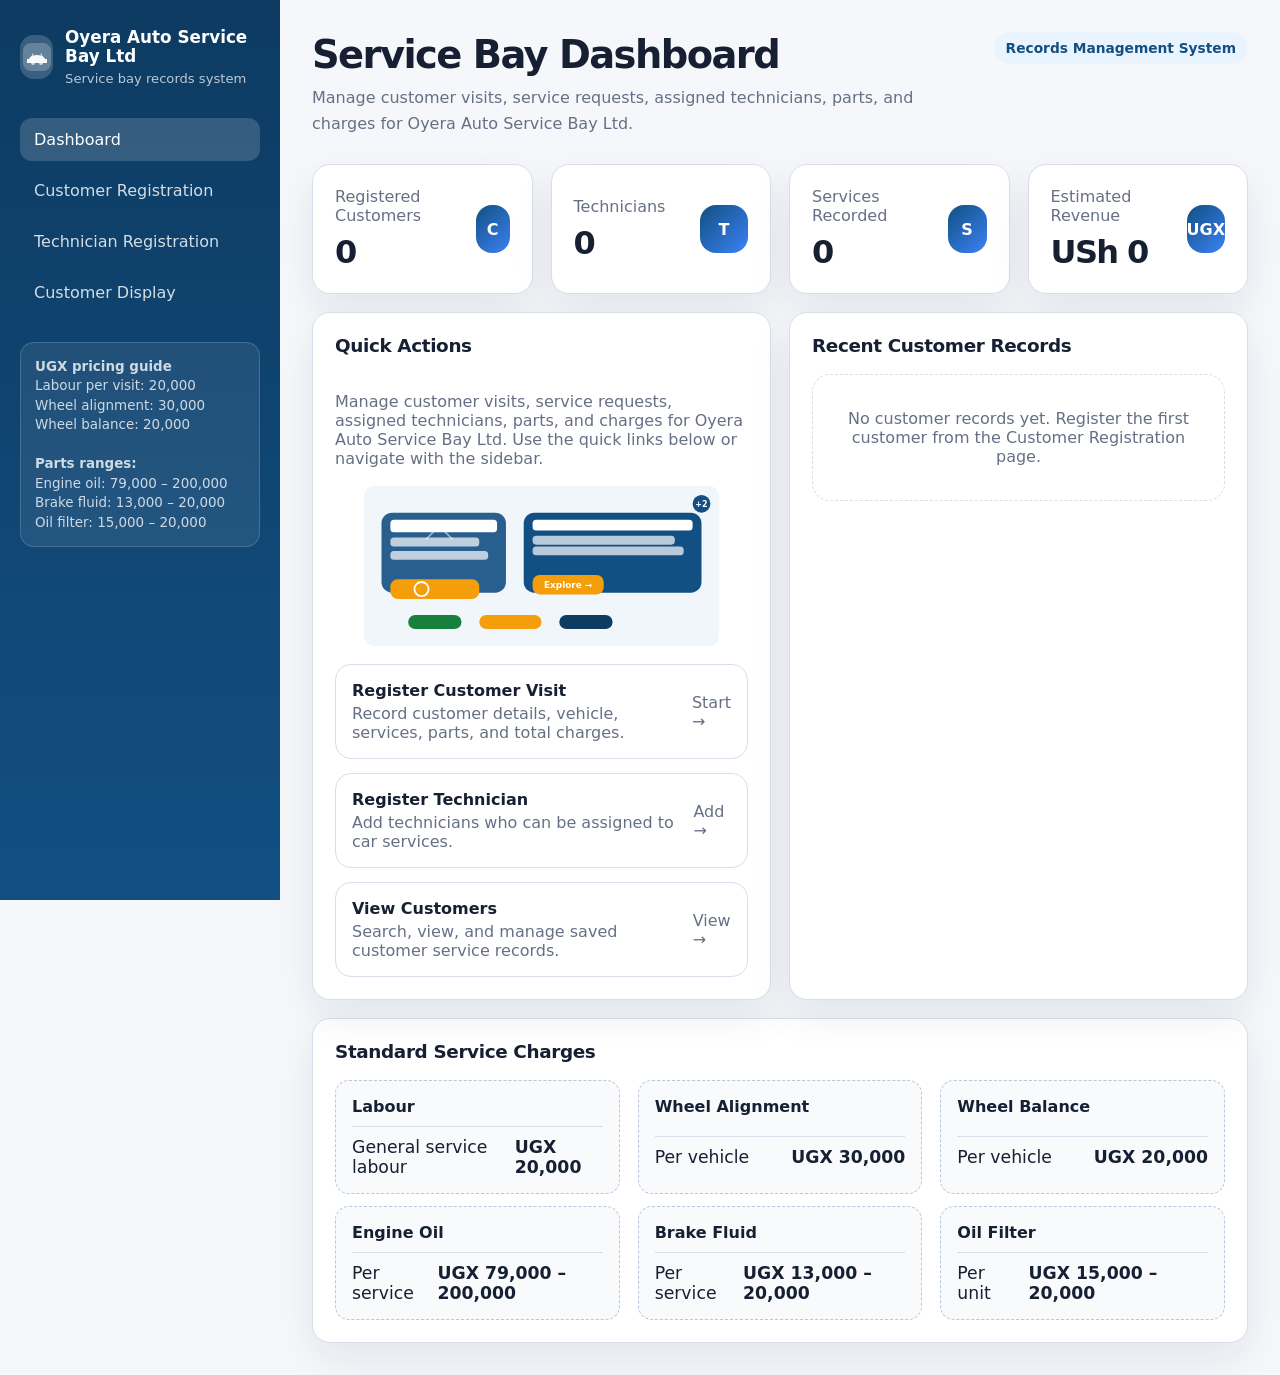
<file: index.html>
<!DOCTYPE html>
<html lang="en">
<head>
  <meta charset="UTF-8">
  <meta name="viewport" content="width=device-width, initial-scale=1.0">
  <title>OAS Bay - Service Records</title>
  <link rel="stylesheet" href="styles.css">
</head>
<body>
  <div class="page">
    <aside class="sidebar">
      <div class="brand">
        <div class="brand-mark">
          <svg width="28" height="28" viewBox="0 0 28 28" fill="none" xmlns="http://www.w3.org/2000/svg">
            <rect width="28" height="28" rx="8" fill="rgba(255,255,255,0.22)"/>
            <path d="M6 16 C6 16 7 12 14 12 C21 12 22 16 22 16 L24 16 L24 20 L4 20 L4 16 Z" fill="#fff" opacity="0.95"/>
            <circle cx="10" cy="20" r="2" fill="rgba(255,255,255,0.7)"/>
            <circle cx="18" cy="20" r="2" fill="rgba(255,255,255,0.7)"/>
            <path d="M8 16 L10 11 M18 11 L20 16" stroke="rgba(255,255,255,0.7)" stroke-width="1.2" stroke-linecap="round"/>
          </svg>
        </div>
        <div>
          <h1>Oyera Auto Service Bay Ltd</h1>
          <p>Service bay records system</p>
        </div>
      </div>
      <nav class="nav" aria-label="Main navigation">
        <a href="index.html" class="active">Dashboard</a>
        <a href="customer-registration.html">Customer Registration</a>
        <a href="technician-registration.html">Technician Registration</a>
        <a href="customer-display.html">Customer Display</a>
      </nav>
      <div class="sidebar-footer">
        <strong>UGX pricing guide</strong><br>
        Labour per visit: 20,000<br>
        Wheel alignment: 30,000<br>
        Wheel balance: 20,000<br><br>
        <strong>Parts ranges:</strong><br>
        Engine oil: 79,000 – 200,000<br>
        Brake fluid: 13,000 – 20,000<br>
        Oil filter: 15,000 – 20,000
      </div>
    </aside>

    <main class="main">
      <header class="topbar">
        <div>
          <h2>Service Bay Dashboard</h2>
          <p>Manage customer visits, service requests, assigned technicians, parts, and charges for Oyera Auto Service Bay Ltd.</p>
        </div>
        <span class="badge">Records Management System</span>
      </header>

      <section class="grid four" aria-label="Summary statistics">
        <article class="card stat">
          <div>
            <span>Registered Customers</span>
            <strong id="customerCount">0</strong>
          </div>
          <div class="stat-icon">C</div>
        </article>
        <article class="card stat">
          <div>
            <span>Technicians</span>
            <strong id="technicianCount">0</strong>
          </div>
          <div class="stat-icon">T</div>
        </article>
        <article class="card stat">
          <div>
            <span>Services Recorded</span>
            <strong id="serviceCount">0</strong>
          </div>
          <div class="stat-icon">S</div>
        </article>
        <article class="card stat">
          <div>
            <span>Estimated Revenue</span>
            <strong id="revenueCount">UGX 0</strong>
          </div>
          <div class="stat-icon">UGX</div>
        </article>
      </section>

      <section class="grid two" style="margin-top: 18px;">
        <article class="card" style="display: flex; flex-direction: column; gap: 18px;">
          <div class="card-title">
            <h3>Quick Actions</h3>
          </div>
          <p style="color: var(--muted); margin: 0;">Manage customer visits, service requests, assigned technicians, parts, and charges for Oyera Auto Service Bay Ltd. Use the quick links below or navigate with the sidebar.</p>
          <svg viewBox="0 0 400 180" xmlns="http://www.w3.org/2000/svg" style="width: 100%; height: 160px; border-radius: 12px;">
            <rect width="400" height="180" rx="12" fill="#f1f6fb"/>
            <rect x="20" y="30" width="140" height="90" rx="12" fill="var(--primary)" opacity="0.9"/>
            <rect x="30" y="38" width="120" height="14" rx="4" fill="#fff"/>
            <rect x="30" y="58" width="100" height="10" rx="4" fill="rgba(255,255,255,0.7)"/>
            <rect x="30" y="73" width="110" height="10" rx="4" fill="rgba(255,255,255,0.7)"/>
            <rect x="30" y="105" width="100" height="22" rx="8" fill="var(--accent)"/>
            <circle cx="65" cy="116" r="8" fill="none" stroke="#fff" stroke-width="2"/>
            <path d="M70 60 l15 -15 l15 15" fill="none" stroke="rgba(255,255,255,0.5)" stroke-width="2"/>
            <rect x="180" y="30" width="200" height="90" rx="12" fill="var(--primary)"/>
            <rect x="190" y="38" width="180" height="12" rx="4" fill="#fff"/>
            <rect x="190" y="56" width="160" height="10" rx="4" fill="rgba(255,255,255,0.7)"/>
            <rect x="190" y="68" width="170" height="10" rx="4" fill="rgba(255,255,255,0.7)"/>
            <rect x="190" y="100" width="80" height="22" rx="8" fill="var(--accent)"/>
            <text x="230" y="115" text-anchor="middle" fill="#fff" font-size="10" font-weight="700">Explore →</text>
            <rect x="50" y="145" width="60" height="16" rx="8" fill="var(--success)"/>
            <rect x="130" y="145" width="70" height="16" rx="8" fill="var(--accent)"/>
            <rect x="220" y="145" width="60" height="16" rx="8" fill="var(--primary-dark)"/>
            <circle cx="380" cy="20" r="10" fill="var(--primary)"/>
            <text x="380" y="24" text-anchor="middle" fill="#fff" font-size="9" font-weight="700">+2</text>
          </svg>
          <div class="quick-links">
            <a class="quick-link" href="customer-registration.html">
              <div>
                <strong>Register Customer Visit</strong>
                <span>Record customer details, vehicle, services, parts, and total charges.</span>
              </div>
              <span>Start →</span>
            </a>
            <a class="quick-link" href="technician-registration.html">
              <div>
                <strong>Register Technician</strong>
                <span>Add technicians who can be assigned to car services.</span>
              </div>
              <span>Add →</span>
            </a>
            <a class="quick-link" href="customer-display.html">
              <div>
                <strong>View Customers</strong>
                <span>Search, view, and manage saved customer service records.</span>
              </div>
              <span>View →</span>
            </a>
          </div>
        </article>

        <article class="card">
          <div class="card-title">
            <h3>Recent Customer Records</h3>
          </div>
          <div id="recentCustomers" class="recent-list"></div>
        </article>
      </section>

      <section class="card" style="margin-top: 18px;">
        <div class="card-title">
          <h3>Standard Service Charges</h3>
        </div>
        <div class="grid three">
          <div class="price-box">
            <strong>Labour</strong>
            <span class="price-row total"><span>General service labour</span><strong>UGX 20,000</strong></span>
          </div>
          <div class="price-box">
            <strong>Wheel Alignment</strong>
            <span class="price-row total"><span>Per vehicle</span><strong>UGX 30,000</strong></span>
          </div>
          <div class="price-box">
            <strong>Wheel Balance</strong>
            <span class="price-row total"><span>Per vehicle</span><strong>UGX 20,000</strong></span>
          </div>
        </div>
        <div class="grid three" style="margin-top: 12px;">
          <div class="price-box">
            <strong>Engine Oil</strong>
            <span class="price-row total"><span>Per service</span><strong>UGX 79,000 – 200,000</strong></span>
          </div>
          <div class="price-box">
            <strong>Brake Fluid</strong>
            <span class="price-row total"><span>Per service</span><strong>UGX 13,000 – 20,000</strong></span>
          </div>
          <div class="price-box">
            <strong>Oil Filter</strong>
            <span class="price-row total"><span>Per unit</span><strong>UGX 15,000 – 20,000</strong></span>
          </div>
        </div>
      </section>
    </main>
  </div>

  <script src="app.js" defer></script>
</body>
</html>
</file>
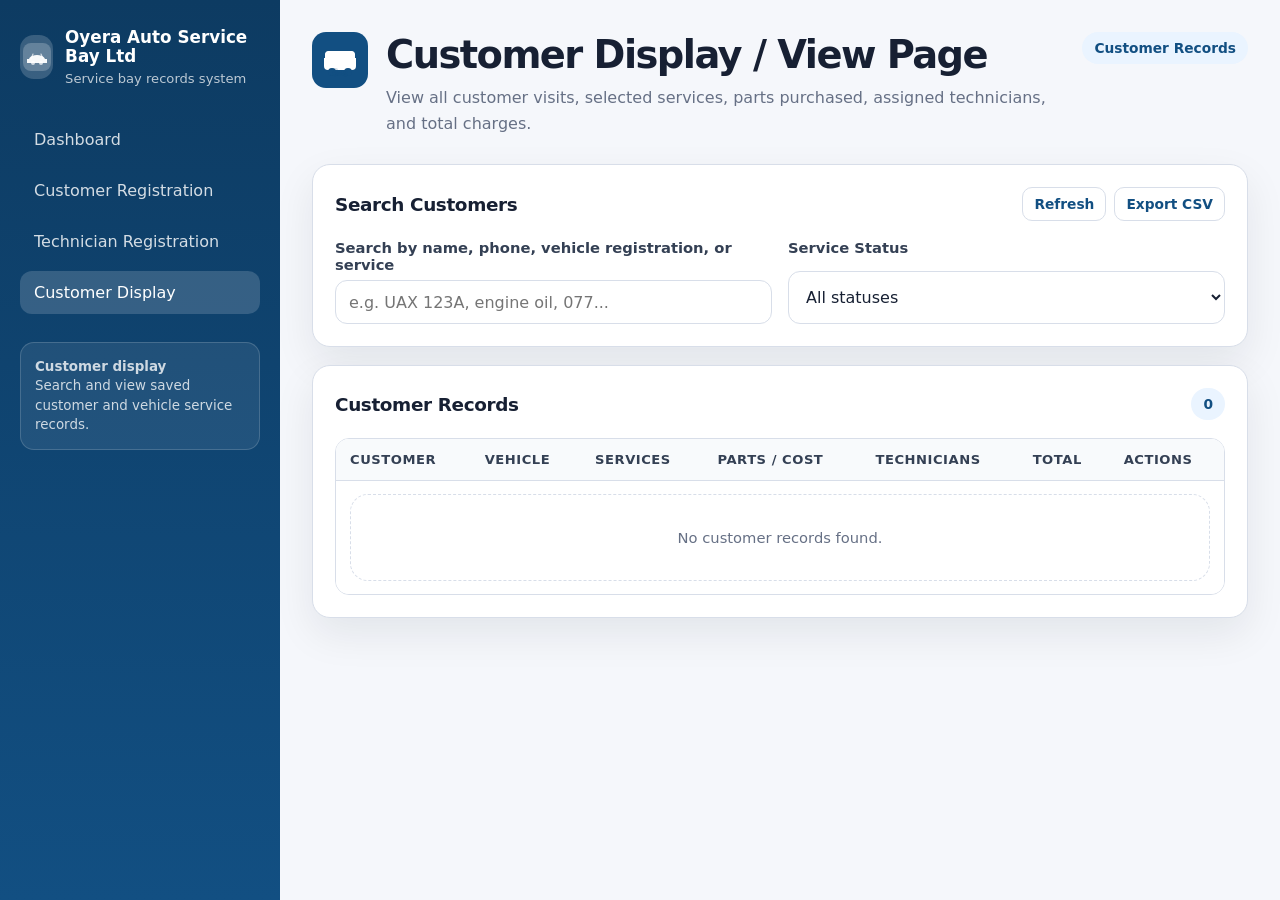
<file: customer-display.html>
<!DOCTYPE html>
<html lang="en">
<head>
  <meta charset="UTF-8">
  <meta name="viewport" content="width=device-width, initial-scale=1.0">
  <title>Customer Display - OAS Bay</title>
  <link rel="stylesheet" href="styles.css">
</head>
<body>
  <div class="page">
    <aside class="sidebar">
      <div class="brand">
        <div class="brand-mark">
          <svg width="28" height="28" viewBox="0 0 28 28" fill="none" xmlns="http://www.w3.org/2000/svg">
            <rect width="28" height="28" rx="8" fill="rgba(255,255,255,0.22)"/>
            <path d="M6 16 C6 16 7 12 14 12 C21 12 22 16 22 16 L24 16 L24 20 L4 20 L4 16 Z" fill="#fff" opacity="0.95"/>
            <circle cx="10" cy="20" r="2" fill="rgba(255,255,255,0.7)"/>
            <circle cx="18" cy="20" r="2" fill="rgba(255,255,255,0.7)"/>
            <path d="M8 16 L10 11 M18 11 L20 16" stroke="rgba(255,255,255,0.7)" stroke-width="1.2" stroke-linecap="round"/>
          </svg>
        </div>
        <div>
          <h1>Oyera Auto Service Bay Ltd</h1>
          <p>Service bay records system</p>
        </div>
      </div>
      <nav class="nav" aria-label="Main navigation">
        <a href="index.html">Dashboard</a>
        <a href="customer-registration.html">Customer Registration</a>
        <a href="technician-registration.html">Technician Registration</a>
        <a href="customer-display.html" class="active">Customer Display</a>
      </nav>
      <div class="sidebar-footer">
        <strong>Customer display</strong><br>
        Search and view saved customer and vehicle service records.
      </div>
    </aside>

    <main class="main">
      <header class="topbar">
        <div style="display: flex; gap: 18px; align-items: flex-start;">
          <svg width="56" height="56" viewBox="0 0 56 56" fill="none" xmlns="http://www.w3.org/2000/svg" style="flex-shrink: 0;">
            <rect width="56" height="56" rx="14" fill="var(--primary)"/>
            <rect x="12" y="18" width="32" height="20" rx="4" fill="#fff"/>
            <circle cx="20" cy="40" r="4" fill="var(--primary)"/>
            <circle cx="36" cy="40" r="4" fill="var(--primary)"/>
            <path d="M12 26 L12 22 C12 20 14 18 16 18 L40 18 C42 18 44 20 44 22 L44 26" stroke="var(--primary)" stroke-width="2"/>
            <rect x="18" y="36" width="8" height="8" rx="2" fill="var(--primary)" opacity="0.2"/>
            <text x="28" y="44" text-anchor="middle" fill="var(--primary)" font-size="7" font-weight="800">OAS</text>
          </svg>
          <div>
            <h2>Customer Display / View Page</h2>
            <p>View all customer visits, selected services, parts purchased, assigned technicians, and total charges.</p>
          </div>
        </div>
        <span class="badge">Customer Records</span>
      </header>

      <section class="card">
        <div class="card-title">
          <h3>Search Customers</h3>
          <div class="actions">
            <button id="refreshBtn" class="btn secondary small" type="button">Refresh</button>
            <button id="exportBtn" class="btn secondary small" type="button">Export CSV</button>
          </div>
        </div>

        <div class="form-grid">
          <div class="field">
            <label for="searchInput">Search by name, phone, vehicle registration, or service</label>
            <input id="searchInput" type="search" placeholder="e.g. UAX 123A, engine oil, 077...">
          </div>
          <div class="field">
            <label for="statusFilter">Service Status</label>
            <select id="statusFilter">
              <option value="">All statuses</option>
              <option value="Received">Received</option>
              <option value="In service bay">In service bay</option>
              <option value="Completed">Completed</option>
            </select>
          </div>
        </div>
      </section>

      <section class="card" style="margin-top: 18px;">
        <div class="card-title">
          <h3>Customer Records</h3>
          <span id="displayCount" class="badge">0</span>
        </div>

        <div class="table-wrap">
          <table>
            <thead>
              <tr>
                <th>Customer</th>
                <th>Vehicle</th>
                <th>Services</th>
                <th>Parts / Cost</th>
                <th>Technicians</th>
                <th>Total</th>
                <th>Actions</th>
              </tr>
            </thead>
            <tbody id="customerTable"></tbody>
          </table>
        </div>
      </section>
    </main>
  </div>

  <div id="detailModal" class="modal-backdrop" role="dialog" aria-modal="true" aria-labelledby="modalTitle">
    <div class="modal">
      <header>
        <h3 id="modalTitle">Customer Details</h3>
        <button class="close" type="button" data-close-modal aria-label="Close modal">×</button>
      </header>
      <div id="modalBody" class="modal-body"></div>
    </div>
  </div>

  <script src="app.js" defer></script>
  <script>
    document.addEventListener('DOMContentLoaded', () => {
      const table = document.getElementById('customerTable');
      const count = document.getElementById('displayCount');
      const searchInput = document.getElementById('searchInput');
      const statusFilter = document.getElementById('statusFilter');
      const refreshBtn = document.getElementById('refreshBtn');
      const exportBtn = document.getElementById('exportBtn');
      const modal = document.getElementById('detailModal');
      const modalBody = document.getElementById('modalBody');

      function getFilteredCustomers() {
        const query = searchInput.value.trim().toLowerCase();
        const status = statusFilter.value;
        const customers = readStorage(OAS_STORAGE.customers);

        return customers.filter((customer) => {
          const haystack = [
            customer.customerName,
            customer.phone,
            customer.email,
            customer.address,
            customer.vehicleReg,
            customer.make,
            customer.model,
            customer.color,
            customer.servicesLabel,
            customer.partsNeeded,
            customer.status
          ].join(' ').toLowerCase();

          return haystack.includes(query) && (!status || customer.status === status);
        });
      }

      function renderCustomers() {
        const customers = getFilteredCustomers();
        count.textContent = customers.length;
        table.innerHTML = '';

        if (customers.length === 0) {
          table.innerHTML = '<tr><td colspan="7"><div class="empty">No customer records found.</div></td></tr>';
          return;
        }

        customers.forEach((customer) => {
          const row = document.createElement('tr');
          row.innerHTML = `
            <td>
              <strong>${escapeHtml(customer.customerName)}</strong><br>
              <span>${escapeHtml(customer.phone)}</span><br>
              <span>${escapeHtml(customer.customerId)}</span>
            </td>
            <td>
              ${escapeHtml(customer.vehicleReg)}<br>
              <span>${escapeHtml(customer.make)} ${escapeHtml(customer.model)} • ${escapeHtml(customer.color)}</span>
            </td>
            <td>${escapeHtml(customer.servicesLabel)}</td>
            <td>
              ${escapeHtml(customer.partsNeeded || 'No parts listed')}<br>
              <span>${formatCurrency(customer.partsCost)}</span>
            </td>
            <td>${escapeHtml(customer.technicianNames) || 'Not assigned'}</td>
            <td><strong>${formatCurrency(customer.total)}</strong></td>
            <td>
              <div class="actions">
                <button class="btn secondary small" data-view="${escapeHtml(customer.id)}">View</button>
                <button class="btn danger small" data-delete="${escapeHtml(customer.id)}">Delete</button>
              </div>
            </td>
          `;
          table.appendChild(row);
        });
      }

      function openModal(customer) {
        modalBody.innerHTML = `
          <div class="detail-grid">
            <div class="detail"><span>Customer ID</span><strong>${escapeHtml(customer.customerId)}</strong></div>
            <div class="detail"><span>Registration Date</span><strong>${escapeHtml(formatDate(customer.createdAt))}</strong></div>
            <div class="detail"><span>Customer Name</span><strong>${escapeHtml(customer.customerName)}</strong></div>
            <div class="detail"><span>Phone</span><strong>${escapeHtml(customer.phone)}</strong></div>
            <div class="detail"><span>Email</span><strong>${escapeHtml(customer.email || 'Not provided')}</strong></div>
            <div class="detail"><span>Address</span><strong>${escapeHtml(customer.address || 'Not provided')}</strong></div>
            <div class="detail"><span>Vehicle Registration</span><strong>${escapeHtml(customer.vehicleReg)}</strong></div>
            <div class="detail"><span>Vehicle</span><strong>${escapeHtml(customer.make)} ${escapeHtml(customer.model)} • ${escapeHtml(customer.color)}</strong></div>
            <div class="detail"><span>VIN / Chassis</span><strong>${escapeHtml(customer.vin || 'Not provided')}</strong></div>
            <div class="detail"><span>Status</span><strong>${escapeHtml(customer.status)}</strong></div>
            <div class="detail"><span>Services</span><strong>${escapeHtml(customer.servicesLabel)}</strong></div>
            <div class="detail"><span>Assigned Technicians</span><strong>${escapeHtml(customer.technicianNames || 'Not assigned')}</strong></div>
            <div class="detail full"><span>Parts Needed</span><strong>${escapeHtml(customer.partsNeeded || 'No parts listed')}</strong></div>
            <div class="detail"><span>Labour Charge</span><strong>${formatCurrency(customer.labour)}</strong></div>
            <div class="detail"><span>Alignment Charge</span><strong>${formatCurrency(customer.alignment)}</strong></div>
            <div class="detail"><span>Balance Charge</span><strong>${formatCurrency(customer.balance)}</strong></div>
            <div class="detail"><span>Parts Cost</span><strong>${formatCurrency(customer.partsCost)}</strong></div>
            <div class="detail"><span>Total Charged</span><strong>${formatCurrency(customer.total)}</strong></div>
            <div class="detail full"><span>Notes</span><strong>${escapeHtml(customer.notes || 'No notes')}</strong></div>
          </div>
        `;
        modal.classList.add('open');
      }

      function closeModal() {
        modal.classList.remove('open');
      }

      function exportCsv() {
        const customers = getFilteredCustomers();
        if (customers.length === 0) {
          showToast('No customer records to export.');
          return;
        }

        const headers = [
          'Customer ID',
          'Customer Name',
          'Phone',
          'Vehicle Registration',
          'Vehicle',
          'Services',
          'Parts Needed',
          'Parts Cost',
          'Labour',
          'Alignment',
          'Balance',
          'Total',
          'Technicians',
          'Status',
          'Created At'
        ];

        const rows = customers.map((customer) => [
          customer.customerId,
          customer.customerName,
          customer.phone,
          customer.vehicleReg,
          `${customer.make} ${customer.model} ${customer.color}`,
          customer.servicesLabel,
          customer.partsNeeded,
          customer.partsCost,
          customer.labour,
          customer.alignment,
          customer.balance,
          customer.total,
          customer.technicianNames,
          customer.status,
          customer.createdAt
        ]);

        const csv = [headers, ...rows].map((row) => row.map((cell) => `"${String(cell || '').replaceAll('"', '""')}"`).join(',')).join('\n');
        const blob = new Blob([csv], { type: 'text/csv;charset=utf-8;' });
        const url = URL.createObjectURL(blob);
        const link = document.createElement('a');
        link.href = url;
        link.download = `oas-bay-customers-${new Date().toISOString().slice(0, 10)}.csv`;
        link.click();
        URL.revokeObjectURL(url);
      }

      searchInput.addEventListener('input', renderCustomers);
      statusFilter.addEventListener('change', renderCustomers);
      refreshBtn.addEventListener('click', renderCustomers);
      exportBtn.addEventListener('click', exportCsv);

      table.addEventListener('click', (event) => {
        const viewButton = event.target.closest('[data-view]');
        const deleteButton = event.target.closest('[data-delete]');

        if (viewButton) {
          const customer = readStorage(OAS_STORAGE.customers).find((item) => item.id === viewButton.dataset.view);
          if (customer) openModal(customer);
        }

        if (deleteButton) {
          const confirmed = confirm('Delete this customer record?');
          if (!confirmed) return;

          const customers = readStorage(OAS_STORAGE.customers).filter((customer) => customer.id !== deleteButton.dataset.delete);
          writeStorage(OAS_STORAGE.customers, customers);
          updateStats();
          renderCustomers();
          showToast('Customer record deleted.');
        }
      });

      modal.addEventListener('click', (event) => {
        if (event.target === modal || event.target.closest('[data-close-modal]')) {
          closeModal();
        }
      });

      document.addEventListener('keydown', (event) => {
        if (event.key === 'Escape') closeModal();
      });

      renderCustomers();
    });
  </script>
</body>
</html>
</file>
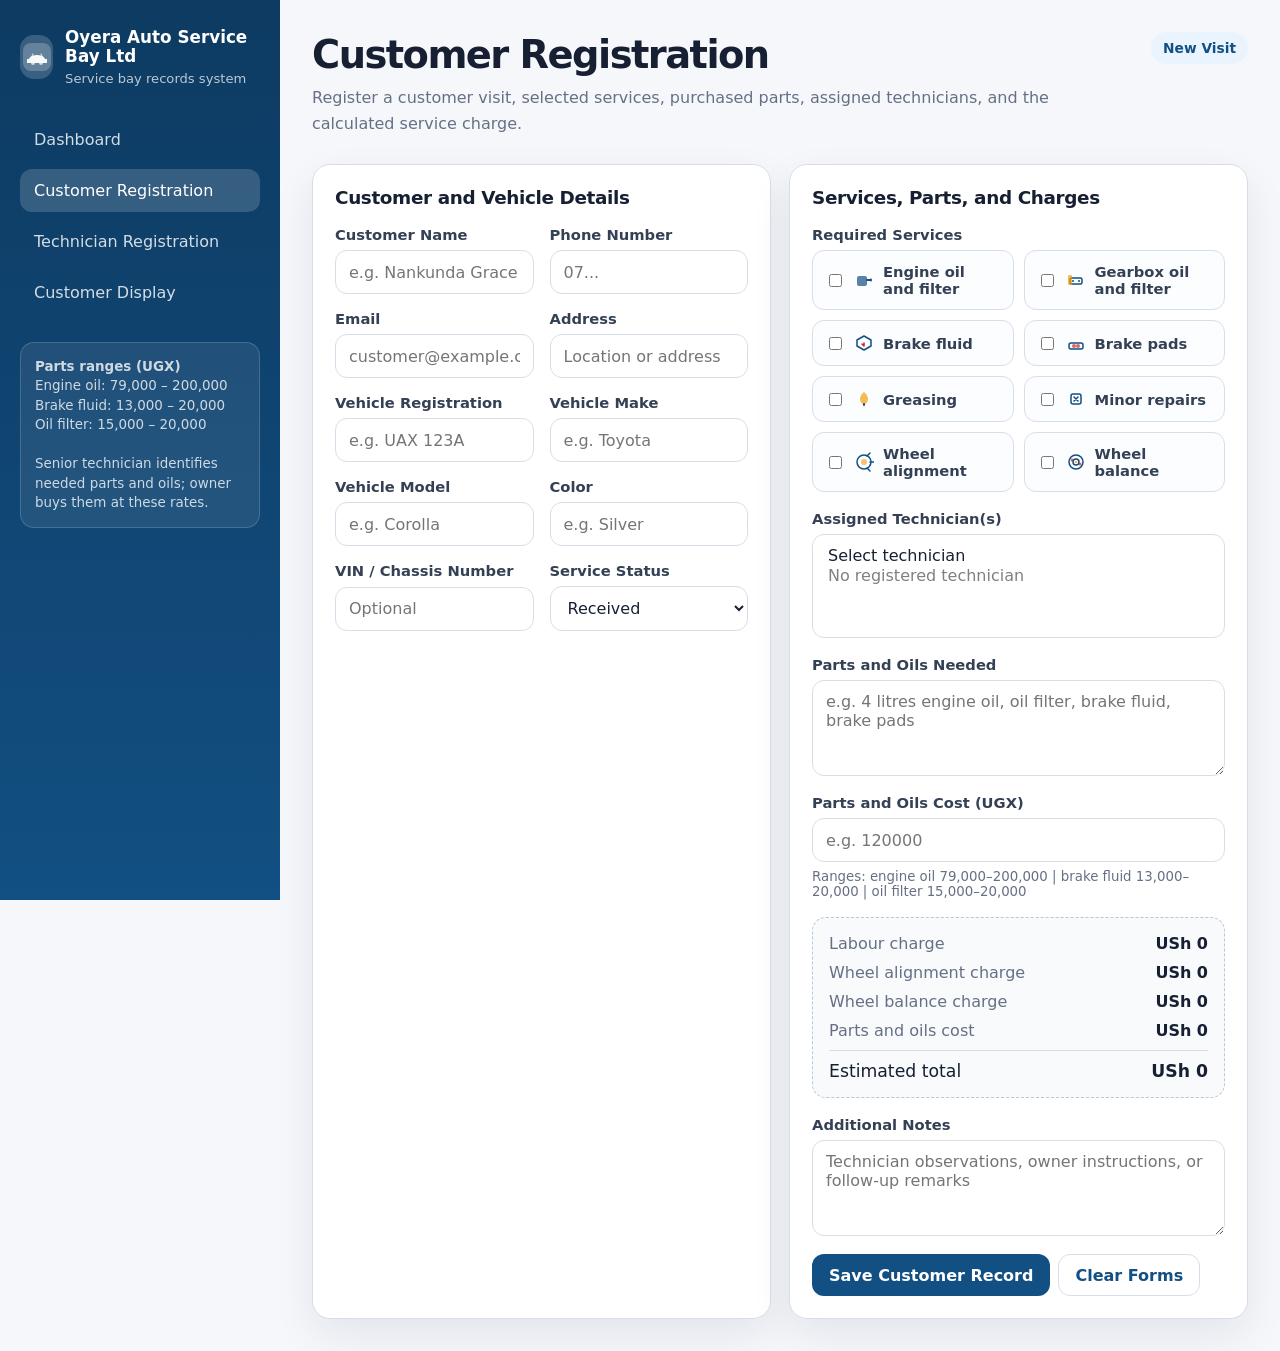
<file: customer-registration.html>
<!DOCTYPE html>
<html lang="en">
<head>
  <meta charset="UTF-8">
  <meta name="viewport" content="width=device-width, initial-scale=1.0">
  <title>Customer Registration - OAS Bay</title>
  <link rel="stylesheet" href="styles.css">
</head>
<body>
  <div class="page">
    <aside class="sidebar">
      <div class="brand">
        <div class="brand-mark">
          <svg width="28" height="28" viewBox="0 0 28 28" fill="none" xmlns="http://www.w3.org/2000/svg">
            <rect width="28" height="28" rx="8" fill="rgba(255,255,255,0.22)"/>
            <path d="M6 16 C6 16 7 12 14 12 C21 12 22 16 22 16 L24 16 L24 20 L4 20 L4 16 Z" fill="#fff" opacity="0.95"/>
            <circle cx="10" cy="20" r="2" fill="rgba(255,255,255,0.7)"/>
            <circle cx="18" cy="20" r="2" fill="rgba(255,255,255,0.7)"/>
            <path d="M8 16 L10 11 M18 11 L20 16" stroke="rgba(255,255,255,0.7)" stroke-width="1.2" stroke-linecap="round"/>
          </svg>
        </div>
        <div>
          <h1>Oyera Auto Service Bay Ltd</h1>
          <p>Service bay records system</p>
        </div>
      </div>
      <nav class="nav" aria-label="Main navigation">
        <a href="index.html">Dashboard</a>
        <a href="customer-registration.html" class="active">Customer Registration</a>
        <a href="technician-registration.html">Technician Registration</a>
        <a href="customer-display.html">Customer Display</a>
      </nav>
      <div class="sidebar-footer">
        <strong>Parts ranges (UGX)</strong><br>
        Engine oil: 79,000 – 200,000<br>
        Brake fluid: 13,000 – 20,000<br>
        Oil filter: 15,000 – 20,000<br><br>
        Senior technician identifies needed parts and oils; owner buys them at these rates.
      </div>
    </aside>

    <main class="main">
      <header class="topbar">
        <div>
          <h2>Customer Registration</h2>
          <p>Register a customer visit, selected services, purchased parts, assigned technicians, and the calculated service charge.</p>
        </div>
        <span class="badge">New Visit</span>
      </header>

      <section class="grid two">
        <article class="card">
          <div class="card-title">
            <h3>Customer and Vehicle Details</h3>
          </div>

          <div id="notice" class="notice" role="status"></div>

          <form id="customerForm" class="form">
            <div class="form-grid">
              <div class="field">
                <label for="customerName">Customer Name</label>
                <input id="customerName" name="customerName" type="text" required placeholder="e.g. Nankunda Grace">
              </div>
              <div class="field">
                <label for="phone">Phone Number</label>
                <input id="phone" name="phone" type="tel" required placeholder="07...">
              </div>
              <div class="field">
                <label for="email">Email</label>
                <input id="email" name="email" type="email" placeholder="customer@example.com">
              </div>
              <div class="field">
                <label for="address">Address</label>
                <input id="address" name="address" type="text" placeholder="Location or address">
              </div>
              <div class="field">
                <label for="vehicleReg">Vehicle Registration</label>
                <input id="vehicleReg" name="vehicleReg" type="text" required placeholder="e.g. UAX 123A">
              </div>
              <div class="field">
                <label for="make">Vehicle Make</label>
                <input id="make" name="make" type="text" required placeholder="e.g. Toyota">
              </div>
              <div class="field">
                <label for="model">Vehicle Model</label>
                <input id="model" name="model" type="text" required placeholder="e.g. Corolla">
              </div>
              <div class="field">
                <label for="color">Color</label>
                <input id="color" name="color" type="text" placeholder="e.g. Silver">
              </div>
              <div class="field">
                <label for="vin">VIN / Chassis Number</label>
                <input id="vin" name="vin" type="text" placeholder="Optional">
              </div>
              <div class="field">
                <label for="status">Service Status</label>
                <select id="status" name="status" required>
                  <option value="Received">Received</option>
                  <option value="In service bay">In service bay</option>
                  <option value="Completed">Completed</option>
                </select>
              </div>
            </div>
          </form>
        </article>

        <article class="card">
          <div class="card-title">
            <h3>Services, Parts, and Charges</h3>
          </div>

          <form id="serviceForm" class="form">
            <div class="field">
              <label>Required Services</label>
              <div class="checkbox-grid">
                <label class="check-option"><input type="checkbox" name="services" value="engine_oil_filter"><svg width="20" height="20" viewBox="0 0 20 20" fill="none" xmlns="http://www.w3.org/2000/svg"><rect x="3" y="6" width="10" height="10" rx="2" fill="var(--primary)" opacity="0.7"/><path d="M13 10 L17 10" stroke="var(--primary)" stroke-width="2" stroke-linecap="round"/><rect x="16" y="8" width="2" height="4" rx="1" fill="var(--primary)" opacity="0.4"/></svg><span>Engine oil and filter</span></label>
                <label class="check-option"><input type="checkbox" name="services" value="gearbox_oil_filter"><svg width="20" height="20" viewBox="0 0 20 20" fill="none" xmlns="http://www.w3.org/2000/svg"><rect x="4" y="8" width="12" height="6" rx="1.5" stroke="var(--primary)" stroke-width="1.5"/><circle cx="7" cy="11" r="1" fill="var(--primary)"/><circle cx="13" cy="11" r="1" fill="var(--primary)"/><rect x="2" y="5" width="4" height="10" rx="1" fill="var(--accent)" opacity="0.7"/></svg><span>Gearbox oil and filter</span></label>
                <label class="check-option"><input type="checkbox" name="services" value="brake_fluid"><svg width="20" height="20" viewBox="0 0 20 20" fill="none" xmlns="http://www.w3.org/2000/svg"><path d="M10 3 L17 7 V13 L10 17 L3 13 V7 Z" stroke="var(--primary)" stroke-width="1.5" stroke-linejoin="round"/><path d="M10 10 L10 13 M10 13 L8 11" stroke="var(--danger)" stroke-width="1.5" stroke-linecap="round"/></svg><span>Brake fluid</span></label>
                <label class="check-option"><input type="checkbox" name="services" value="brake_pads"><svg width="20" height="20" viewBox="0 0 20 20" fill="none" xmlns="http://www.w3.org/2000/svg"><rect x="3" y="10" width="14" height="6" rx="2" stroke="var(--primary)" stroke-width="1.5"/><circle cx="8" cy="13" r="2" fill="var(--danger)" opacity="0.7"/><circle cx="12" cy="13" r="2" fill="var(--danger)" opacity="0.7"/></svg><span>Brake pads</span></label>
                <label class="check-option"><input type="checkbox" name="services" value="greasing"><svg width="20" height="20" viewBox="0 0 20 20" fill="none" xmlns="http://www.w3.org/2000/svg"><path d="M10 3 C10 3 14 6 14 10 C14 13 12 15 10 15 C8 15 6 13 6 10 C6 6 10 3 10 3 Z" fill="var(--accent)" opacity="0.7"/><rect x="9" y="14" width="2" height="3" rx="1" fill="var(--primary)"/></svg><span>Greasing</span></label>
                <label class="check-option"><input type="checkbox" name="services" value="minor_repairs"><svg width="20" height="20" viewBox="0 0 20 20" fill="none" xmlns="http://www.w3.org/2000/svg"><rect x="5" y="5" width="10" height="10" rx="2" stroke="var(--primary)" stroke-width="1.5"/><path d="M8 8 L12 12 M12 8 L8 12" stroke="var(--primary)" stroke-width="1.5" stroke-linecap="round"/></svg><span>Minor repairs</span></label>
                <label class="check-option"><input type="checkbox" name="services" value="wheel_alignment"><svg width="20" height="20" viewBox="0 0 20 20" fill="none" xmlns="http://www.w3.org/2000/svg"><circle cx="10" cy="10" r="7" stroke="var(--primary)" stroke-width="1.5"/><circle cx="10" cy="10" r="3" fill="var(--accent)" opacity="0.6"/><path d="M13 4 L16 1 M16 10 L20 10 M13 16 L16 19" stroke="var(--primary)" stroke-width="1.5" stroke-linecap="round"/></svg><span>Wheel alignment</span></label>
                <label class="check-option"><input type="checkbox" name="services" value="wheel_balance"><svg width="20" height="20" viewBox="0 0 20 20" fill="none" xmlns="http://www.w3.org/2000/svg"><circle cx="10" cy="10" r="7" stroke="var(--primary)" stroke-width="1.5"/><circle cx="10" cy="10" r="3" stroke="var(--primary)" stroke-width="1.5"/><circle cx="10" cy="10" r="1" fill="var(--accent)"/><circle cx="6" cy="8" r="1.5" fill="var(--danger)" opacity="0.7"/><circle cx="14" cy="12" r="1.5" fill="var(--danger)" opacity="0.7"/></svg><span>Wheel balance</span></label>
              </div>
            </div>

            <div class="field">
              <label for="technicianSelect">Assigned Technician(s)</label>
              <select id="technicianSelect" data-technician-select multiple></select>
            </div>

            <div class="field full">
              <label for="partsNeeded">Parts and Oils Needed</label>
              <textarea id="partsNeeded" placeholder="e.g. 4 litres engine oil, oil filter, brake fluid, brake pads"></textarea>
            </div>

            <div class="field">
              <label for="partsCost">Parts and Oils Cost (UGX)</label>
              <input id="partsCost" type="number" min="0" step="1000" placeholder="e.g. 120000">
              <small style="color: var(--muted);">Ranges: engine oil 79,000–200,000 | brake fluid 13,000–20,000 | oil filter 15,000–20,000</small>
            </div>

            <div class="price-box" aria-live="polite">
              <div class="price-row"><span>Labour charge</span><strong id="labourEstimate">UGX 0</strong></div>
              <div class="price-row"><span>Wheel alignment charge</span><strong id="alignmentEstimate">UGX 0</strong></div>
              <div class="price-row"><span>Wheel balance charge</span><strong id="balanceEstimate">UGX 0</strong></div>
              <div class="price-row"><span>Parts and oils cost</span><strong id="partsEstimate">UGX 0</strong></div>
              <div class="price-row total"><span>Estimated total</span><strong id="totalEstimate">UGX 0</strong></div>
            </div>

            <div class="field full">
              <label for="notes">Additional Notes</label>
              <textarea id="notes" placeholder="Technician observations, owner instructions, or follow-up remarks"></textarea>
            </div>

            <div class="actions">
              <button class="btn" type="submit">Save Customer Record</button>
              <button class="btn secondary" type="button" id="resetBtn">Clear Forms</button>
            </div>
          </form>
        </article>
      </section>
    </main>
  </div>

  <script src="app.js" defer></script>
  <script>
    document.addEventListener('DOMContentLoaded', () => {
      const customerForm = document.getElementById('customerForm');
      const serviceForm = document.getElementById('serviceForm');
      const resetBtn = document.getElementById('resetBtn');
      const serviceInputs = document.querySelectorAll('input[name="services"]');
      const partsCost = document.getElementById('partsCost');

      const labourEstimate = document.getElementById('labourEstimate');
      const alignmentEstimate = document.getElementById('alignmentEstimate');
      const balanceEstimate = document.getElementById('balanceEstimate');
      const partsEstimate = document.getElementById('partsEstimate');
      const totalEstimate = document.getElementById('totalEstimate');

      function updateEstimate() {
        const services = getCheckedValues('services');
        const fees = getServiceFees(services);
        const parts = Number(partsCost.value) || 0;
        const total = fees.total + parts;

        labourEstimate.textContent = formatCurrency(fees.labour);
        alignmentEstimate.textContent = formatCurrency(fees.alignment);
        balanceEstimate.textContent = formatCurrency(fees.balance);
        partsEstimate.textContent = formatCurrency(parts);
        totalEstimate.textContent = formatCurrency(total);

        return {
          fees,
          parts,
          total
        };
      }

      serviceInputs.forEach((input) => input.addEventListener('change', updateEstimate));
      partsCost.addEventListener('input', updateEstimate);

      customerForm.addEventListener('submit', (event) => {
        event.preventDefault();
        showToast('Customer details captured. Select services and save the customer record.');
      });

      serviceForm.addEventListener('submit', (event) => {
        event.preventDefault();

        const services = getCheckedValues('services');
        if (services.length === 0) {
          showToast('Select at least one service before saving.');
          return;
        }

        const requiredIds = ['customerName', 'phone', 'vehicleReg', 'make', 'model'];
        const missing = requiredIds.some((id) => !document.getElementById(id).value.trim());
        if (missing) {
          showToast('Complete the required customer and vehicle details first.');
          return;
        }

        const customers = readStorage(OAS_STORAGE.customers);
        const selectedTechnicianIds = Array.from(document.getElementById('technicianSelect').selectedOptions).map((option) => option.value);
        const technicians = readStorage(OAS_STORAGE.technicians);
        const technicianNames = selectedTechnicianIds
          .map((id) => technicians.find((technician) => technician.id === id))
          .filter(Boolean)
          .map((technician) => technician.fullName)
          .join(', ');

        const estimate = updateEstimate();
        const customer = {
          id: makeId('CUST'),
          customerId: `CUS-${customers.length + 1}`.padStart(8, '0'),
          createdAt: new Date().toISOString(),
          customerName: document.getElementById('customerName').value.trim(),
          phone: document.getElementById('phone').value.trim(),
          email: document.getElementById('email').value.trim(),
          address: document.getElementById('address').value.trim(),
          vehicleReg: document.getElementById('vehicleReg').value.trim(),
          make: document.getElementById('make').value.trim(),
          model: document.getElementById('model').value.trim(),
          color: document.getElementById('color').value.trim(),
          vin: document.getElementById('vin').value.trim(),
          status: document.getElementById('status').value,
          services,
          servicesLabel: getServiceLabels(services).join(', '),
          partsNeeded: document.getElementById('partsNeeded').value.trim(),
          partsCost: estimate.parts,
          labour: estimate.fees.labour,
          alignment: estimate.fees.alignment,
          balance: estimate.fees.balance,
          total: estimate.total,
          assignedTechnicians: selectedTechnicianIds,
          technicianNames,
          notes: document.getElementById('notes').value.trim()
        };

        customers.push(customer);
        writeStorage(OAS_STORAGE.customers, customers);
        updateStats();
        renderRecentCustomers();
        showToast('Customer service record saved successfully.');
        customerForm.reset();
        serviceForm.reset();
        updateEstimate();
      });

      resetBtn.addEventListener('click', () => {
        customerForm.reset();
        serviceForm.reset();
        updateEstimate();
      });

      updateEstimate();
    });
  </script>
</body>
</html>
</file>
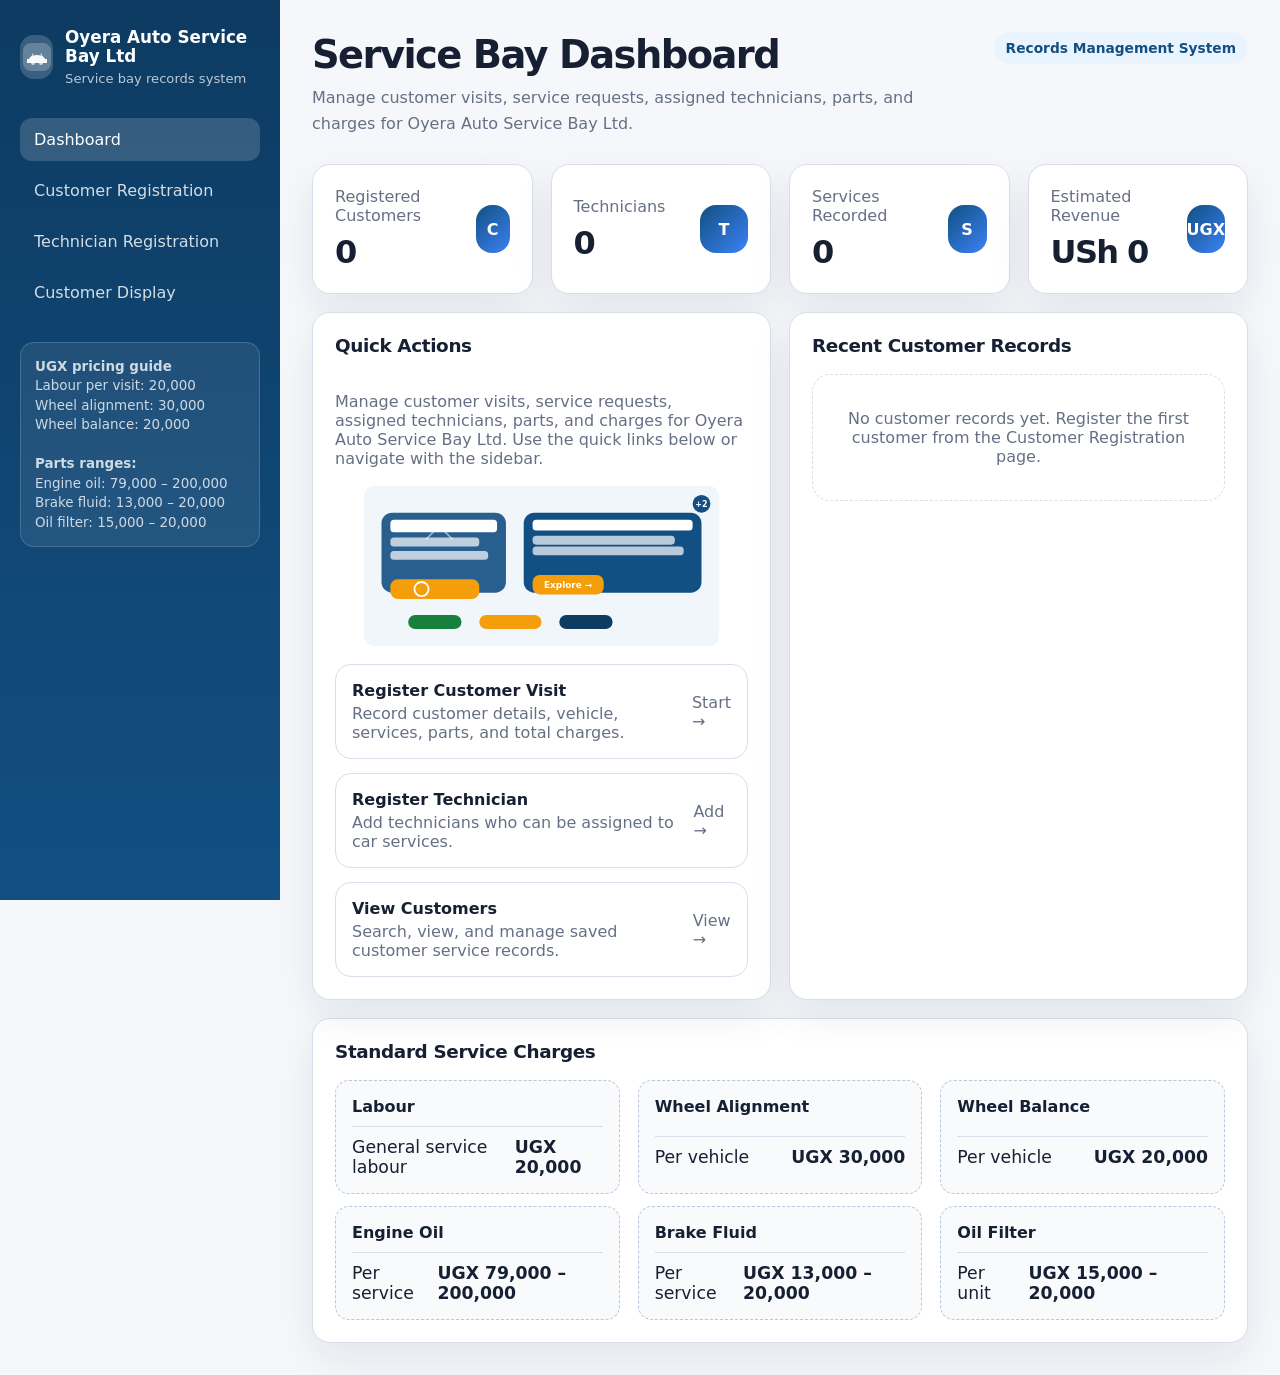
<file: OAS Bay.html>
<!DOCTYPE html>
<html lang="en">
<head>
  <meta charset="UTF-8">
  <meta http-equiv="refresh" content="0; url=index.html">
  <link rel="canonical" href="index.html">
  <title>OAS Bay</title>
</head>
<body>
  <p>Redirecting to <a href="index.html">OAS Bay Service Records</a>.</p>
  <script>
    window.location.href = 'index.html';
  </script>
</body>
</html>
</file>
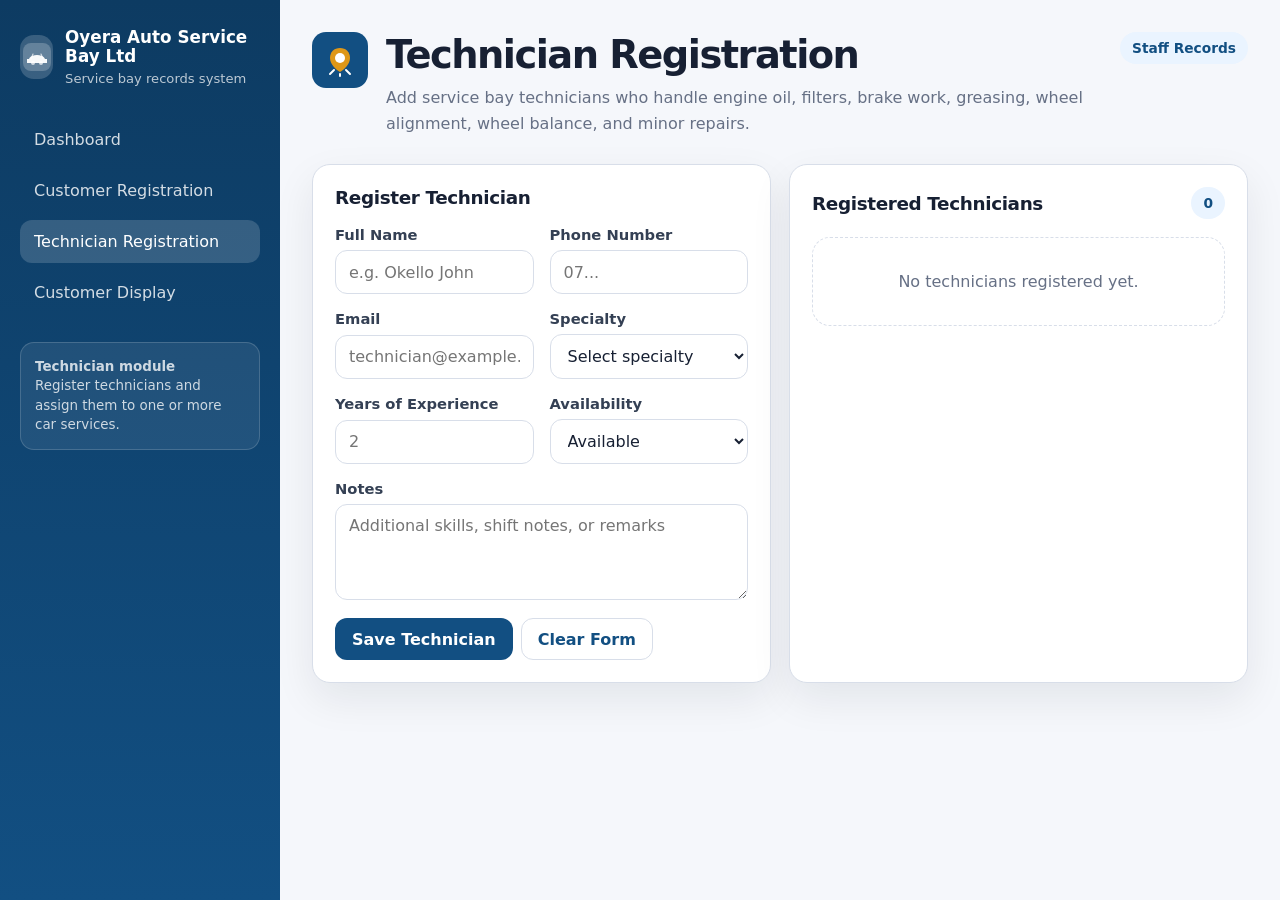
<file: technician-registration.html>
<!DOCTYPE html>
<html lang="en">
<head>
  <meta charset="UTF-8">
  <meta name="viewport" content="width=device-width, initial-scale=1.0">
  <title>Technician Registration - OAS Bay</title>
  <link rel="stylesheet" href="styles.css">
</head>
<body>
  <div class="page">
    <aside class="sidebar">
      <div class="brand">
        <div class="brand-mark">
          <svg width="28" height="28" viewBox="0 0 28 28" fill="none" xmlns="http://www.w3.org/2000/svg">
            <rect width="28" height="28" rx="8" fill="rgba(255,255,255,0.22)"/>
            <path d="M6 16 C6 16 7 12 14 12 C21 12 22 16 22 16 L24 16 L24 20 L4 20 L4 16 Z" fill="#fff" opacity="0.95"/>
            <circle cx="10" cy="20" r="2" fill="rgba(255,255,255,0.7)"/>
            <circle cx="18" cy="20" r="2" fill="rgba(255,255,255,0.7)"/>
            <path d="M8 16 L10 11 M18 11 L20 16" stroke="rgba(255,255,255,0.7)" stroke-width="1.2" stroke-linecap="round"/>
          </svg>
        </div>
        <div>
          <h1>Oyera Auto Service Bay Ltd</h1>
          <p>Service bay records system</p>
        </div>
      </div>
      <nav class="nav" aria-label="Main navigation">
        <a href="index.html">Dashboard</a>
        <a href="customer-registration.html">Customer Registration</a>
        <a href="technician-registration.html" class="active">Technician Registration</a>
        <a href="customer-display.html">Customer Display</a>
      </nav>
      <div class="sidebar-footer">
        <strong>Technician module</strong><br>
        Register technicians and assign them to one or more car services.
      </div>
    </aside>

    <main class="main">
      <header class="topbar">
        <div style="display: flex; gap: 18px; align-items: flex-start;">
          <svg width="56" height="56" viewBox="0 0 56 56" fill="none" xmlns="http://www.w3.org/2000/svg" style="flex-shrink: 0;">
            <rect width="56" height="56" rx="14" fill="var(--primary)"/>
            <path d="M28 16 C22 16 18 20 18 26 C18 32 24 38 28 40 C32 38 38 32 38 26 C38 20 34 16 28 16 Z" fill="var(--accent)" opacity="0.9"/>
            <circle cx="28" cy="26" r="5" fill="#fff"/>
            <path d="M18 42 L22 38 M38 42 L34 38 M28 44 V 42" stroke="#fff" stroke-width="2" stroke-linecap="round"/>
          </svg>
          <div>
            <h2>Technician Registration</h2>
            <p>Add service bay technicians who handle engine oil, filters, brake work, greasing, wheel alignment, wheel balance, and minor repairs.</p>
          </div>
        </div>
        <span class="badge">Staff Records</span>
      </header>

      <section class="grid two">
        <article class="card">
          <div class="card-title">
            <h3>Register Technician</h3>
          </div>

          <div id="notice" class="notice" role="status"></div>

          <form id="technicianForm" class="form">
            <div class="form-grid">
              <div class="field">
                <label for="fullName">Full Name</label>
                <input id="fullName" name="fullName" type="text" required placeholder="e.g. Okello John">
              </div>
              <div class="field">
                <label for="phone">Phone Number</label>
                <input id="phone" name="phone" type="tel" required placeholder="07...">
              </div>
              <div class="field">
                <label for="email">Email</label>
                <input id="email" name="email" type="email" placeholder="technician@example.com">
              </div>
              <div class="field">
                <label for="specialty">Specialty</label>
                <select id="specialty" name="specialty" required>
                  <option value="">Select specialty</option>
                  <option value="Engine oil and filters">Engine oil and filters</option>
                  <option value="Gearbox oil and filters">Gearbox oil and filters</option>
                  <option value="Brake fluids and pads">Brake fluids and pads</option>
                  <option value="Wheel alignment and balance">Wheel alignment and balance</option>
                  <option value="Greasing and minor repairs">Greasing and minor repairs</option>
                  <option value="General service">General service</option>
                </select>
              </div>
              <div class="field">
                <label for="yearsExperience">Years of Experience</label>
                <input id="yearsExperience" name="yearsExperience" type="number" min="0" max="60" placeholder="2">
              </div>
              <div class="field">
                <label for="status">Availability</label>
                <select id="status" name="status" required>
                  <option value="Available">Available</option>
                  <option value="Busy">Busy</option>
                  <option value="Off duty">Off duty</option>
                </select>
              </div>
              <div class="field full">
                <label for="notes">Notes</label>
                <textarea id="notes" name="notes" placeholder="Additional skills, shift notes, or remarks"></textarea>
              </div>
            </div>

            <div class="actions">
              <button class="btn" type="submit">Save Technician</button>
              <button class="btn secondary" type="reset">Clear Form</button>
            </div>
          </form>
        </article>

        <article class="card">
          <div class="card-title">
            <h3>Registered Technicians</h3>
            <span id="technicianListCount" class="badge">0</span>
          </div>
          <div id="technicianList" class="recent-list"></div>
        </article>
      </section>
    </main>
  </div>

  <script src="app.js" defer></script>
  <script>
    document.addEventListener('DOMContentLoaded', () => {
      const form = document.getElementById('technicianForm');
      const list = document.getElementById('technicianList');
      const count = document.getElementById('technicianListCount');

      function renderTechnicians() {
        const technicians = readStorage(OAS_STORAGE.technicians);
        count.textContent = technicians.length;
        list.innerHTML = '';

        if (technicians.length === 0) {
          list.innerHTML = '<div class="empty">No technicians registered yet.</div>';
          return;
        }

        technicians.forEach((technician) => {
          const item = document.createElement('div');
          item.className = 'recent-item';
          item.innerHTML = `
            <strong>${escapeHtml(technician.fullName)}</strong>
            <span>${escapeHtml(technician.phone)} • ${escapeHtml(technician.specialty)}</span>
            <span> • ${escapeHtml(technician.status)}</span>
            <div class="actions" style="margin-top: 12px;">
              <button class="btn danger small" data-delete="${escapeHtml(technician.id)}">Delete</button>
            </div>
          `;
          list.appendChild(item);
        });
      }

      form.addEventListener('submit', (event) => {
        event.preventDefault();

        const technicians = readStorage(OAS_STORAGE.technicians);
        const technician = {
          id: makeId('TECH'),
          technicianId: `TECH-${technicians.length + 1}`.padStart(9, '0'),
          fullName: document.getElementById('fullName').value.trim(),
          phone: document.getElementById('phone').value.trim(),
          email: document.getElementById('email').value.trim(),
          specialty: document.getElementById('specialty').value,
          yearsExperience: document.getElementById('yearsExperience').value,
          status: document.getElementById('status').value,
          notes: document.getElementById('notes').value.trim(),
          createdAt: new Date().toISOString()
        };

        technicians.push(technician);
        writeStorage(OAS_STORAGE.technicians, technicians);
        populateTechnicianSelects();
        renderTechnicians();
        updateStats();
        showToast('Technician registered successfully.');
        form.reset();
      });

      list.addEventListener('click', (event) => {
        const button = event.target.closest('[data-delete]');
        if (!button) return;

        const technicians = readStorage(OAS_STORAGE.technicians).filter((technician) => technician.id !== button.dataset.delete);
        writeStorage(OAS_STORAGE.technicians, technicians);
        populateTechnicianSelects();
        renderTechnicians();
        updateStats();
        showToast('Technician record deleted.');
      });

      renderTechnicians();
    });
  </script>
</body>
</html>
</file>
<file: styles.css>
:root {
  --bg: #f5f7fb;
  --panel: #ffffff;
  --text: #172033;
  --muted: #667085;
  --primary: #124f82;
  --primary-dark: #0d3b62;
  --accent: #f59e0b;
  --success: #16803c;
  --danger: #c62828;
  --border: #d8dee9;
  --shadow: 0 16px 40px rgba(15, 23, 42, 0.08);
  --radius: 18px;
}

* {
  box-sizing: border-box;
}

html {
  scroll-behavior: smooth;
}

body {
  margin: 0;
  min-height: 100vh;
  font-family: Inter, ui-sans-serif, system-ui, -apple-system, BlinkMacSystemFont, "Segoe UI", sans-serif;
  color: var(--text);
  background: var(--bg);
}

a {
  color: inherit;
  text-decoration: none;
}

button,
input,
select,
textarea {
  font: inherit;
}

button {
  cursor: pointer;
}

.page {
  display: grid;
  grid-template-columns: 280px 1fr;
  min-height: 100vh;
}

.sidebar {
  position: sticky;
  top: 0;
  height: 100vh;
  padding: 28px 20px;
  color: #fff;
  background: linear-gradient(180deg, var(--primary-dark), var(--primary));
  overflow-y: auto;
}

.brand {
  display: flex;
  gap: 12px;
  align-items: center;
  margin-bottom: 32px;
}

.brand-mark {
  display: grid;
  width: 44px;
  height: 44px;
  place-items: center;
  border-radius: 14px;
  background: rgba(255, 255, 255, 0.18);
  font-weight: 900;
  letter-spacing: -0.04em;
}

.brand h1 {
  margin: 0;
  font-size: 1.05rem;
  line-height: 1.15;
}

.brand p {
  margin: 4px 0 0;
  color: rgba(255, 255, 255, 0.72);
  font-size: 0.82rem;
}

.nav {
  display: grid;
  gap: 8px;
}

.nav a {
  display: flex;
  align-items: center;
  gap: 10px;
  padding: 12px 14px;
  border-radius: 12px;
  color: rgba(255, 255, 255, 0.82);
  transition: 160ms ease;
}

.nav a:hover,
.nav a.active {
  color: #fff;
  background: rgba(255, 255, 255, 0.16);
}

.sidebar-footer {
  margin-top: 28px;
  padding: 14px;
  border: 1px solid rgba(255, 255, 255, 0.16);
  border-radius: 14px;
  background: rgba(255, 255, 255, 0.08);
  color: rgba(255, 255, 255, 0.78);
  font-size: 0.84rem;
  line-height: 1.45;
}

.main {
  padding: 32px;
}

.topbar {
  display: flex;
  justify-content: space-between;
  gap: 20px;
  align-items: flex-start;
  margin-bottom: 28px;
}

.topbar h2 {
  margin: 0 0 8px;
  font-size: clamp(1.6rem, 3vw, 2.4rem);
  letter-spacing: -0.04em;
}

.topbar p {
  max-width: 760px;
  margin: 0;
  color: var(--muted);
  line-height: 1.6;
}

.badge {
  display: inline-flex;
  align-items: center;
  gap: 8px;
  padding: 8px 12px;
  border-radius: 999px;
  background: #eaf4ff;
  color: var(--primary);
  font-weight: 700;
  font-size: 0.86rem;
  white-space: nowrap;
}

.grid {
  display: grid;
  gap: 18px;
}

.grid.two {
  grid-template-columns: repeat(2, minmax(0, 1fr));
}

.grid.three {
  grid-template-columns: repeat(3, minmax(0, 1fr));
}

.grid.four {
  grid-template-columns: repeat(4, minmax(0, 1fr));
}

.card {
  padding: 22px;
  border: 1px solid var(--border);
  border-radius: var(--radius);
  background: var(--panel);
  box-shadow: var(--shadow);
}

.stat {
  display: flex;
  justify-content: space-between;
  gap: 16px;
  align-items: center;
}

.stat strong {
  display: block;
  margin-top: 8px;
  font-size: 2rem;
  letter-spacing: -0.05em;
}

.stat span {
  color: var(--muted);
}

.stat-icon {
  display: grid;
  width: 48px;
  height: 48px;
  place-items: center;
  border-radius: 16px;
  color: #fff;
  background: linear-gradient(135deg, var(--primary), #3b82f6);
  font-weight: 900;
}

.card-title {
  display: flex;
  justify-content: space-between;
  gap: 16px;
  align-items: center;
  margin-bottom: 18px;
}

.card-title h3 {
  margin: 0;
  font-size: 1.15rem;
  letter-spacing: -0.02em;
}

.btn {
  display: inline-flex;
  justify-content: center;
  align-items: center;
  gap: 8px;
  min-height: 42px;
  padding: 10px 16px;
  border: 1px solid transparent;
  border-radius: 12px;
  background: var(--primary);
  color: #fff;
  font-weight: 800;
  transition: 160ms ease;
}

.btn:hover {
  background: var(--primary-dark);
}

.btn.secondary {
  border-color: var(--border);
  background: #fff;
  color: var(--primary);
}

.btn.secondary:hover {
  background: #f1f6fb;
}

.btn.danger {
  background: var(--danger);
}

.btn.danger:hover {
  background: #a21f1f;
}

.btn.small {
  min-height: 34px;
  padding: 7px 11px;
  border-radius: 10px;
  font-size: 0.86rem;
}

.btn.block {
  width: 100%;
}

.form {
  display: grid;
  gap: 18px;
}

.section-title {
  margin: 0 0 12px;
  font-size: 1.05rem;
  color: var(--primary-dark);
}

.form-grid {
  display: grid;
  grid-template-columns: repeat(2, minmax(0, 1fr));
  gap: 16px;
}

.field {
  display: grid;
  gap: 7px;
}

.field.full {
  grid-column: 1 / -1;
}

label {
  color: #344054;
  font-weight: 750;
  font-size: 0.92rem;
}

input,
select,
textarea {
  width: 100%;
  min-height: 44px;
  padding: 11px 13px;
  border: 1px solid var(--border);
  border-radius: 12px;
  background: #fff;
  color: var(--text);
  outline: none;
  transition: 140ms ease;
}

textarea {
  min-height: 96px;
  resize: vertical;
}

input:focus,
select:focus,
textarea:focus {
  border-color: var(--primary);
  box-shadow: 0 0 0 4px rgba(18, 79, 130, 0.1);
}

.checkbox-grid {
  display: grid;
  grid-template-columns: repeat(2, minmax(0, 1fr));
  gap: 10px;
}

.check-option svg {
  flex-shrink: 0;
}

.check-option {
  display: flex;
  gap: 9px;
  align-items: center;
  padding: 12px;
  border: 1px solid var(--border);
  border-radius: 12px;
  background: #fbfdff;
}

.check-option input {
  width: auto;
  min-height: auto;
  margin-top: 3px;
}

.check-option span {
  font-weight: 700;
  color: #344054;
}

.price-box {
  display: grid;
  gap: 10px;
  padding: 16px;
  border-radius: 14px;
  background: #f8fafc;
  border: 1px dashed #b8c7d9;
}

.price-row {
  display: flex;
  justify-content: space-between;
  gap: 12px;
  color: var(--muted);
}

.price-row strong {
  color: var(--text);
}

.price-row.total {
  padding-top: 10px;
  border-top: 1px solid var(--border);
  color: var(--text);
  font-size: 1.08rem;
}

.table-wrap {
  width: 100%;
  overflow-x: auto;
  border: 1px solid var(--border);
  border-radius: 14px;
}

table {
  width: 100%;
  border-collapse: collapse;
  background: #fff;
  font-size: 0.92rem;
}

th,
td {
  padding: 13px 14px;
  border-bottom: 1px solid var(--border);
  text-align: left;
  vertical-align: top;
}

th {
  background: #f8fafc;
  color: #344054;
  font-size: 0.82rem;
  text-transform: uppercase;
  letter-spacing: 0.04em;
}

tr:last-child td {
  border-bottom: 0;
}

.actions {
  display: flex;
  gap: 8px;
  flex-wrap: wrap;
}

.empty {
  padding: 34px;
  text-align: center;
  color: var(--muted);
  background: #fff;
  border: 1px dashed var(--border);
  border-radius: var(--radius);
}

.notice {
  display: none;
  padding: 13px 15px;
  border-radius: 12px;
  background: #ecfdf3;
  color: var(--success);
  border: 1px solid #b7efc9;
  font-weight: 700;
}

.notice.show {
  display: block;
}

.modal-backdrop {
  position: fixed;
  inset: 0;
  display: none;
  place-items: center;
  padding: 20px;
  background: rgba(15, 23, 42, 0.56);
  z-index: 50;
}

.modal-backdrop.open {
  display: grid;
}

.modal {
  width: min(760px, 100%);
  max-height: 88vh;
  overflow-y: auto;
  border-radius: 20px;
  background: #fff;
  box-shadow: 0 24px 80px rgba(15, 23, 42, 0.28);
}

.modal header {
  display: flex;
  justify-content: space-between;
  gap: 16px;
  align-items: center;
  padding: 18px 20px;
  border-bottom: 1px solid var(--border);
}

.modal header h3 {
  margin: 0;
}

.modal-body {
  padding: 20px;
}

.detail-grid {
  display: grid;
  grid-template-columns: repeat(2, minmax(0, 1fr));
  gap: 14px;
}

.detail {
  padding: 13px;
  border-radius: 12px;
  background: #f8fafc;
}

.detail span {
  display: block;
  color: var(--muted);
  font-size: 0.82rem;
  margin-bottom: 4px;
}

.detail strong {
  word-break: break-word;
}

.close {
  width: 38px;
  height: 38px;
  border: 0;
  border-radius: 12px;
  background: #f1f5f9;
  color: #344054;
  font-size: 1.4rem;
  line-height: 1;
}

.quick-links {
  display: grid;
  gap: 14px;
}

.quick-link {
  display: flex;
  justify-content: space-between;
  gap: 16px;
  align-items: center;
  padding: 16px;
  border: 1px solid var(--border);
  border-radius: 16px;
  background: #fff;
}

.quick-link strong {
  display: block;
  margin-bottom: 4px;
}

.quick-link span {
  color: var(--muted);
}

.recent-list {
  display: grid;
  gap: 10px;
}

.recent-item {
  padding: 13px;
  border: 1px solid var(--border);
  border-radius: 14px;
  background: #fff;
}

.recent-item strong {
  display: block;
}

.recent-item span {
  color: var(--muted);
  font-size: 0.9rem;
}

@media (max-width: 1080px) {
  .grid.four,
  .grid.three {
    grid-template-columns: repeat(2, minmax(0, 1fr));
  }
}

@media (max-width: 820px) {
  .page {
    grid-template-columns: 1fr;
  }

  .sidebar {
    position: static;
    height: auto;
  }

  .nav {
    grid-template-columns: repeat(2, minmax(0, 1fr));
  }

  .main {
    padding: 22px;
  }

  .topbar,
  .card-title {
    flex-direction: column;
    align-items: stretch;
  }

  .form-grid,
  .grid.two,
  .grid.three,
  .grid.four,
  .detail-grid {
    grid-template-columns: 1fr;
  }

  .checkbox-grid {
    grid-template-columns: 1fr;
  }
}
</file>
